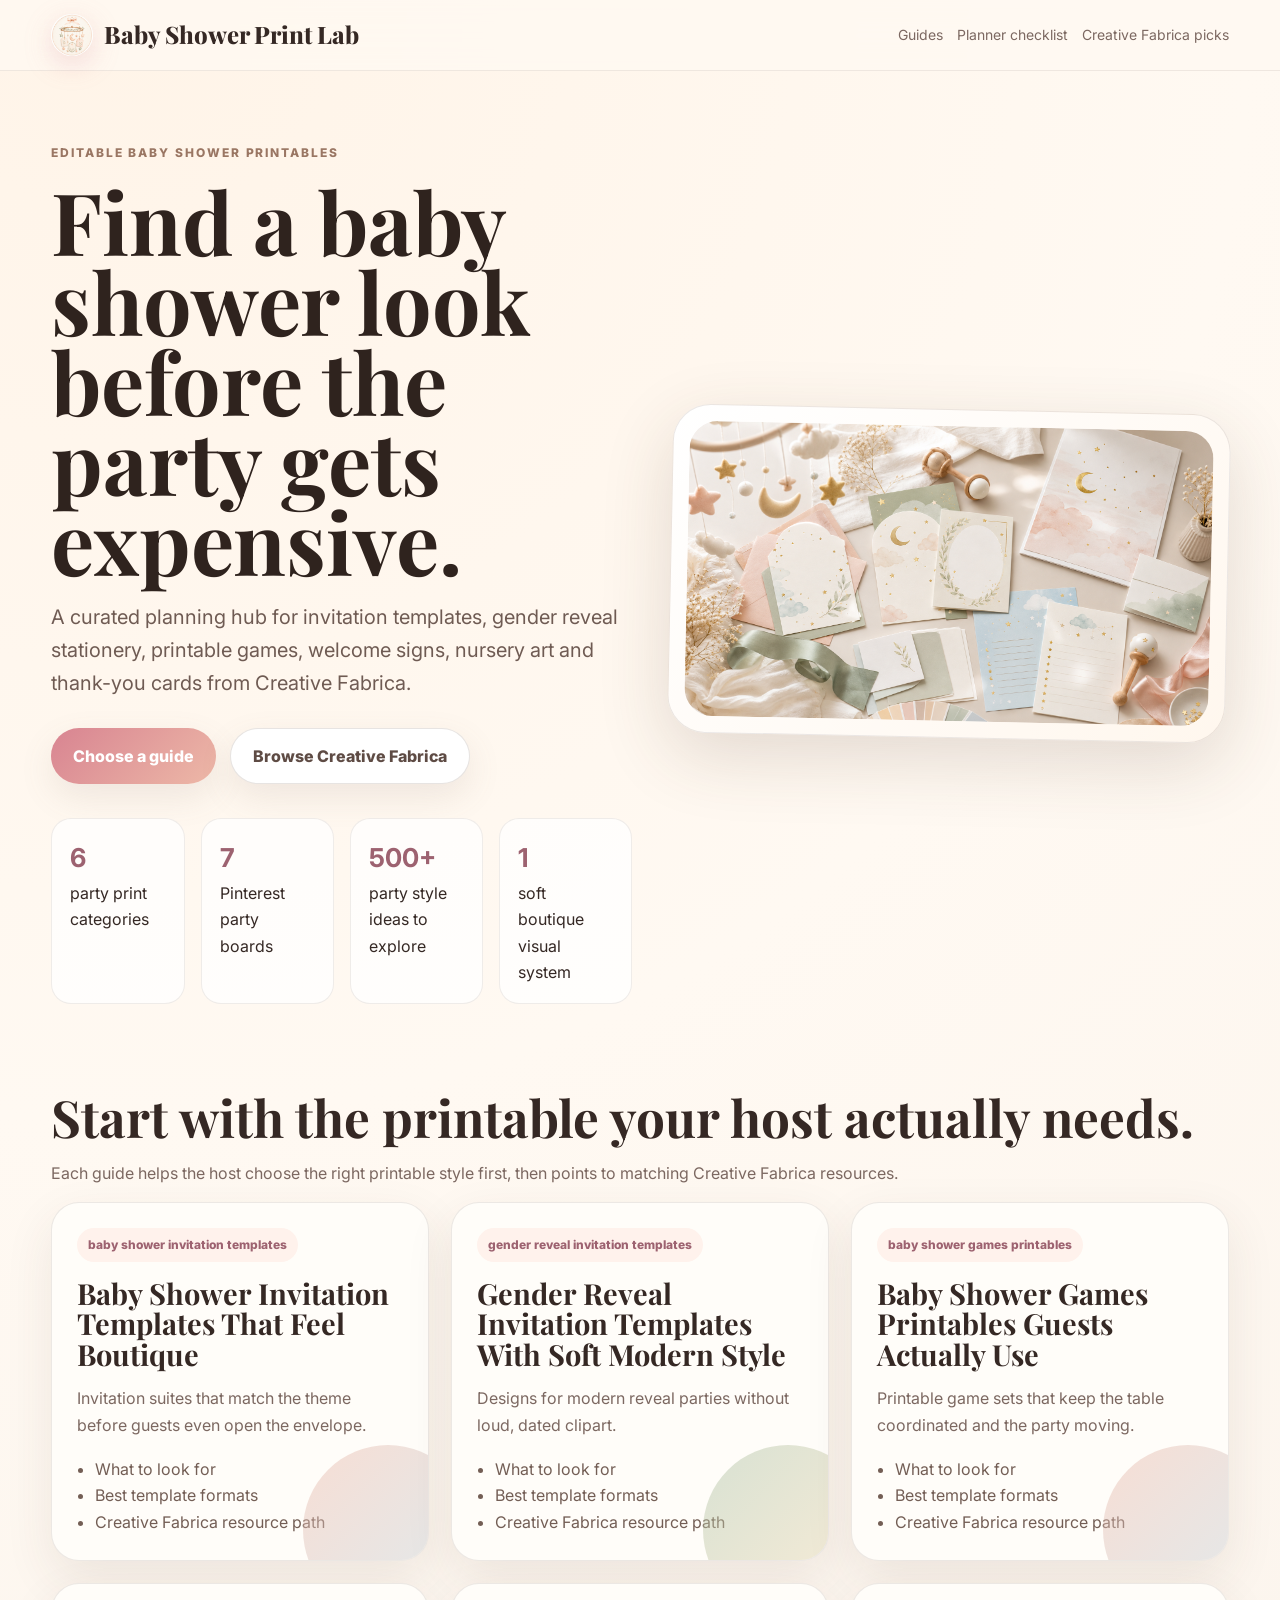
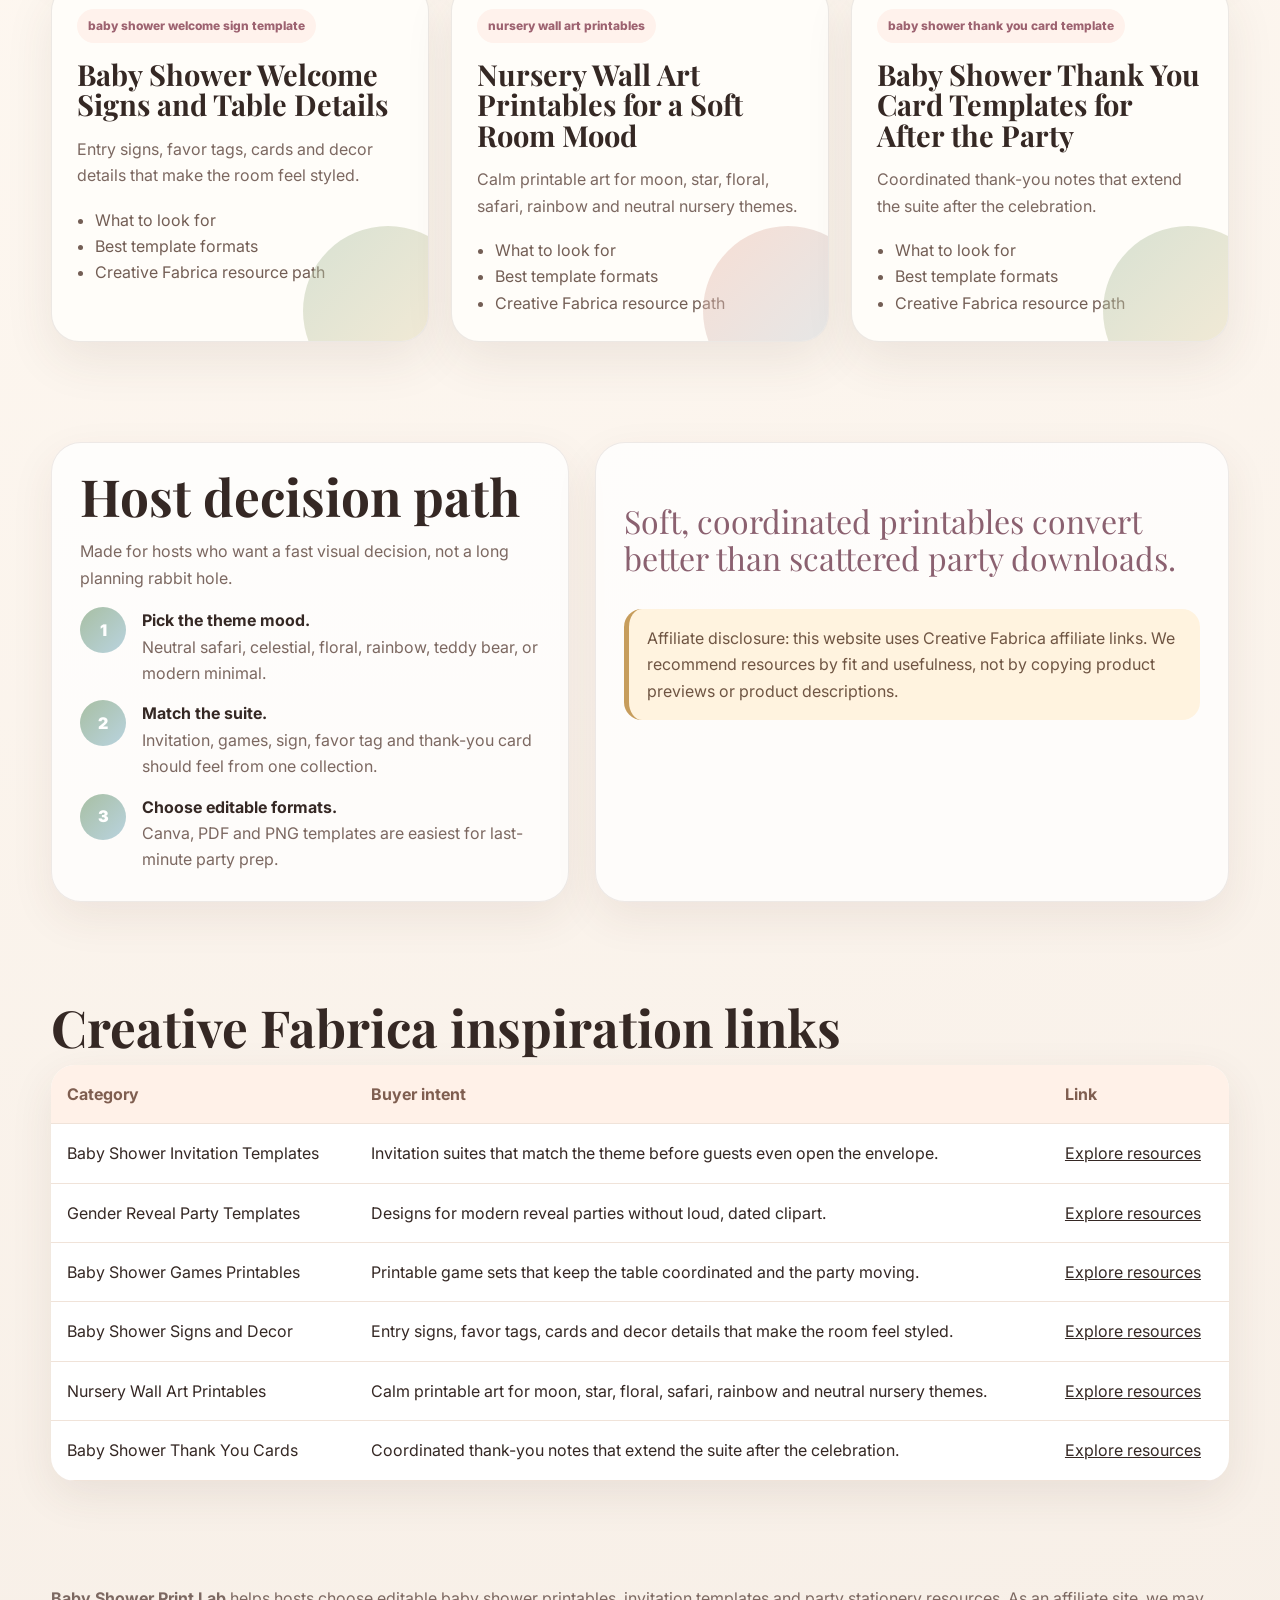
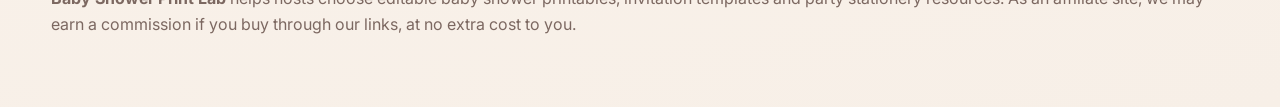
<file: index.html>
<!doctype html><html lang="en"><head><meta charset="utf-8"><meta name="viewport" content="width=device-width,initial-scale=1"><title>Baby Shower Print Lab | Baby Shower Templates and Printables</title><meta name="description" content="Curated baby shower invitation templates, printable games, signs, nursery art and thank-you card resources for party hosts."><link rel="canonical" href="https://olegmat74.github.io/baby-shower-print-lab/"><meta property="og:title" content="Baby Shower Print Lab | Baby Shower Templates and Printables"><meta property="og:description" content="Curated baby shower invitation templates, printable games, signs, nursery art and thank-you card resources for party hosts."><meta property="og:image" content="https://olegmat74.github.io/baby-shower-print-lab/assets/images/cover-editorial.png"><link rel="preconnect" href="https://fonts.googleapis.com"><link rel="preconnect" href="https://fonts.gstatic.com" crossorigin><link href="https://fonts.googleapis.com/css2?family=Inter:wght@400;600;700;800;900&family=Playfair+Display:wght@700;800;900&display=swap" rel="stylesheet"><link rel="stylesheet" href="https://olegmat74.github.io/baby-shower-print-lab/assets/style.css"><script type="application/ld+json">{"@context":"https://schema.org","@type":"WebSite","name":"Baby Shower Print Lab","url":"https://olegmat74.github.io/baby-shower-print-lab/"}</script></head><body><nav class="nav"><div class="wrap"><a class="brand" href="https://olegmat74.github.io/baby-shower-print-lab/"><img src="https://olegmat74.github.io/baby-shower-print-lab/assets/images/brand-mark.png" alt="Baby Shower Print Lab mark">Baby Shower Print Lab</a><div class="navlinks"><a href="https://olegmat74.github.io/baby-shower-print-lab/#guides">Guides</a><a href="https://olegmat74.github.io/baby-shower-print-lab/#checklist">Planner checklist</a><a href="https://olegmat74.github.io/baby-shower-print-lab/#resources">Creative Fabrica picks</a></div></div></nav><main><section class="hero"><div class="wrap hero-grid"><div><div class="eyebrow">Editable baby shower printables</div><h1 class="h1">Find a baby shower look before the party gets expensive.</h1><p class="lead">A curated planning hub for invitation templates, gender reveal stationery, printable games, welcome signs, nursery art and thank-you cards from Creative Fabrica.</p><div class="cta-row"><a class="btn primary" href="#guides">Choose a guide</a><a class="btn secondary" rel="sponsored nofollow noopener" href="https://www.creativefabrica.com/ref/11046077/">Browse Creative Fabrica</a></div><div class="proof"><div><b>6</b> party print categories</div><div><b>7</b> Pinterest party boards</div><div><b>500+</b> party style ideas to explore</div><div><b>1</b> soft boutique visual system</div></div></div><a class="hero-card" href="#guides"><img src="https://olegmat74.github.io/baby-shower-print-lab/assets/images/hero.png" alt="Baby shower stationery flat lay with invitations and printable party templates"></a></div></section><section class="section" id="guides"><div class="wrap"><h2>Start with the printable your host actually needs.</h2><p class="muted">Each guide helps the host choose the right printable style first, then points to matching Creative Fabrica resources.</p><div class="grid"><a class="tile" href="https://olegmat74.github.io/baby-shower-print-lab/baby-shower-invitations/"><span class="tag">baby shower invitation templates</span><h3>Baby Shower Invitation Templates That Feel Boutique</h3><p class="muted">Invitation suites that match the theme before guests even open the envelope.</p><ul class="mini-list"><li>What to look for</li><li>Best template formats</li><li>Creative Fabrica resource path</li></ul></a><a class="tile" href="https://olegmat74.github.io/baby-shower-print-lab/gender-reveal-invitations/"><span class="tag">gender reveal invitation templates</span><h3>Gender Reveal Invitation Templates With Soft Modern Style</h3><p class="muted">Designs for modern reveal parties without loud, dated clipart.</p><ul class="mini-list"><li>What to look for</li><li>Best template formats</li><li>Creative Fabrica resource path</li></ul></a><a class="tile" href="https://olegmat74.github.io/baby-shower-print-lab/baby-shower-games-printables/"><span class="tag">baby shower games printables</span><h3>Baby Shower Games Printables Guests Actually Use</h3><p class="muted">Printable game sets that keep the table coordinated and the party moving.</p><ul class="mini-list"><li>What to look for</li><li>Best template formats</li><li>Creative Fabrica resource path</li></ul></a><a class="tile" href="https://olegmat74.github.io/baby-shower-print-lab/baby-shower-welcome-signs/"><span class="tag">baby shower welcome sign template</span><h3>Baby Shower Welcome Signs and Table Details</h3><p class="muted">Entry signs, favor tags, cards and decor details that make the room feel styled.</p><ul class="mini-list"><li>What to look for</li><li>Best template formats</li><li>Creative Fabrica resource path</li></ul></a><a class="tile" href="https://olegmat74.github.io/baby-shower-print-lab/nursery-wall-art-printables/"><span class="tag">nursery wall art printables</span><h3>Nursery Wall Art Printables for a Soft Room Mood</h3><p class="muted">Calm printable art for moon, star, floral, safari, rainbow and neutral nursery themes.</p><ul class="mini-list"><li>What to look for</li><li>Best template formats</li><li>Creative Fabrica resource path</li></ul></a><a class="tile" href="https://olegmat74.github.io/baby-shower-print-lab/baby-shower-thank-you-cards/"><span class="tag">baby shower thank you card template</span><h3>Baby Shower Thank You Card Templates for After the Party</h3><p class="muted">Coordinated thank-you notes that extend the suite after the celebration.</p><ul class="mini-list"><li>What to look for</li><li>Best template formats</li><li>Creative Fabrica resource path</li></ul></a></div></div></section><section class="section" id="checklist"><div class="wrap split"><div class="panel"><h2>Host decision path</h2><p class="muted">Made for hosts who want a fast visual decision, not a long planning rabbit hole.</p><div class="steps"><div class="step"><div><strong>Pick the theme mood.</strong><br><span class="muted">Neutral safari, celestial, floral, rainbow, teddy bear, or modern minimal.</span></div></div><div class="step"><div><strong>Match the suite.</strong><br><span class="muted">Invitation, games, sign, favor tag and thank-you card should feel from one collection.</span></div></div><div class="step"><div><strong>Choose editable formats.</strong><br><span class="muted">Canva, PDF and PNG templates are easiest for last-minute party prep.</span></div></div></div></div><div class="panel"><p class="quote">Soft, coordinated printables convert better than scattered party downloads.</p><p class="disclosure">Affiliate disclosure: this website uses Creative Fabrica affiliate links. We recommend resources by fit and usefulness, not by copying product previews or product descriptions.</p></div></div></section><section class="section" id="resources"><div class="wrap"><h2>Creative Fabrica inspiration links</h2><table class="resource-table"><thead><tr><th>Category</th><th>Buyer intent</th><th>Link</th></tr></thead><tbody><tr><td data-label="Category">Baby Shower Invitation Templates</td><td data-label="Buyer intent">Invitation suites that match the theme before guests even open the envelope.</td><td data-label="Link"><a rel="sponsored nofollow noopener" href="https://www.creativefabrica.com/search/ref/11046077/?query=baby%20shower%20invitation">Explore resources</a></td></tr><tr><td data-label="Category">Gender Reveal Party Templates</td><td data-label="Buyer intent">Designs for modern reveal parties without loud, dated clipart.</td><td data-label="Link"><a rel="sponsored nofollow noopener" href="https://www.creativefabrica.com/search/ref/11046077/?query=gender%20reveal%20invitation">Explore resources</a></td></tr><tr><td data-label="Category">Baby Shower Games Printables</td><td data-label="Buyer intent">Printable game sets that keep the table coordinated and the party moving.</td><td data-label="Link"><a rel="sponsored nofollow noopener" href="https://www.creativefabrica.com/search/ref/11046077/?query=baby%20shower%20games">Explore resources</a></td></tr><tr><td data-label="Category">Baby Shower Signs and Decor</td><td data-label="Buyer intent">Entry signs, favor tags, cards and decor details that make the room feel styled.</td><td data-label="Link"><a rel="sponsored nofollow noopener" href="https://www.creativefabrica.com/search/ref/11046077/?query=baby%20shower%20welcome%20sign">Explore resources</a></td></tr><tr><td data-label="Category">Nursery Wall Art Printables</td><td data-label="Buyer intent">Calm printable art for moon, star, floral, safari, rainbow and neutral nursery themes.</td><td data-label="Link"><a rel="sponsored nofollow noopener" href="https://www.creativefabrica.com/search/ref/11046077/?query=nursery%20wall%20art">Explore resources</a></td></tr><tr><td data-label="Category">Baby Shower Thank You Cards</td><td data-label="Buyer intent">Coordinated thank-you notes that extend the suite after the celebration.</td><td data-label="Link"><a rel="sponsored nofollow noopener" href="https://www.creativefabrica.com/search/ref/11046077/?query=baby%20shower%20thank%20you%20card">Explore resources</a></td></tr></tbody></table></div></section></main><footer class="footer"><div class="wrap"><p><strong>Baby Shower Print Lab</strong> helps hosts choose editable baby shower printables, invitation templates and party stationery resources. As an affiliate site, we may earn a commission if you buy through our links, at no extra cost to you.</p></div></footer></body></html>
</file>
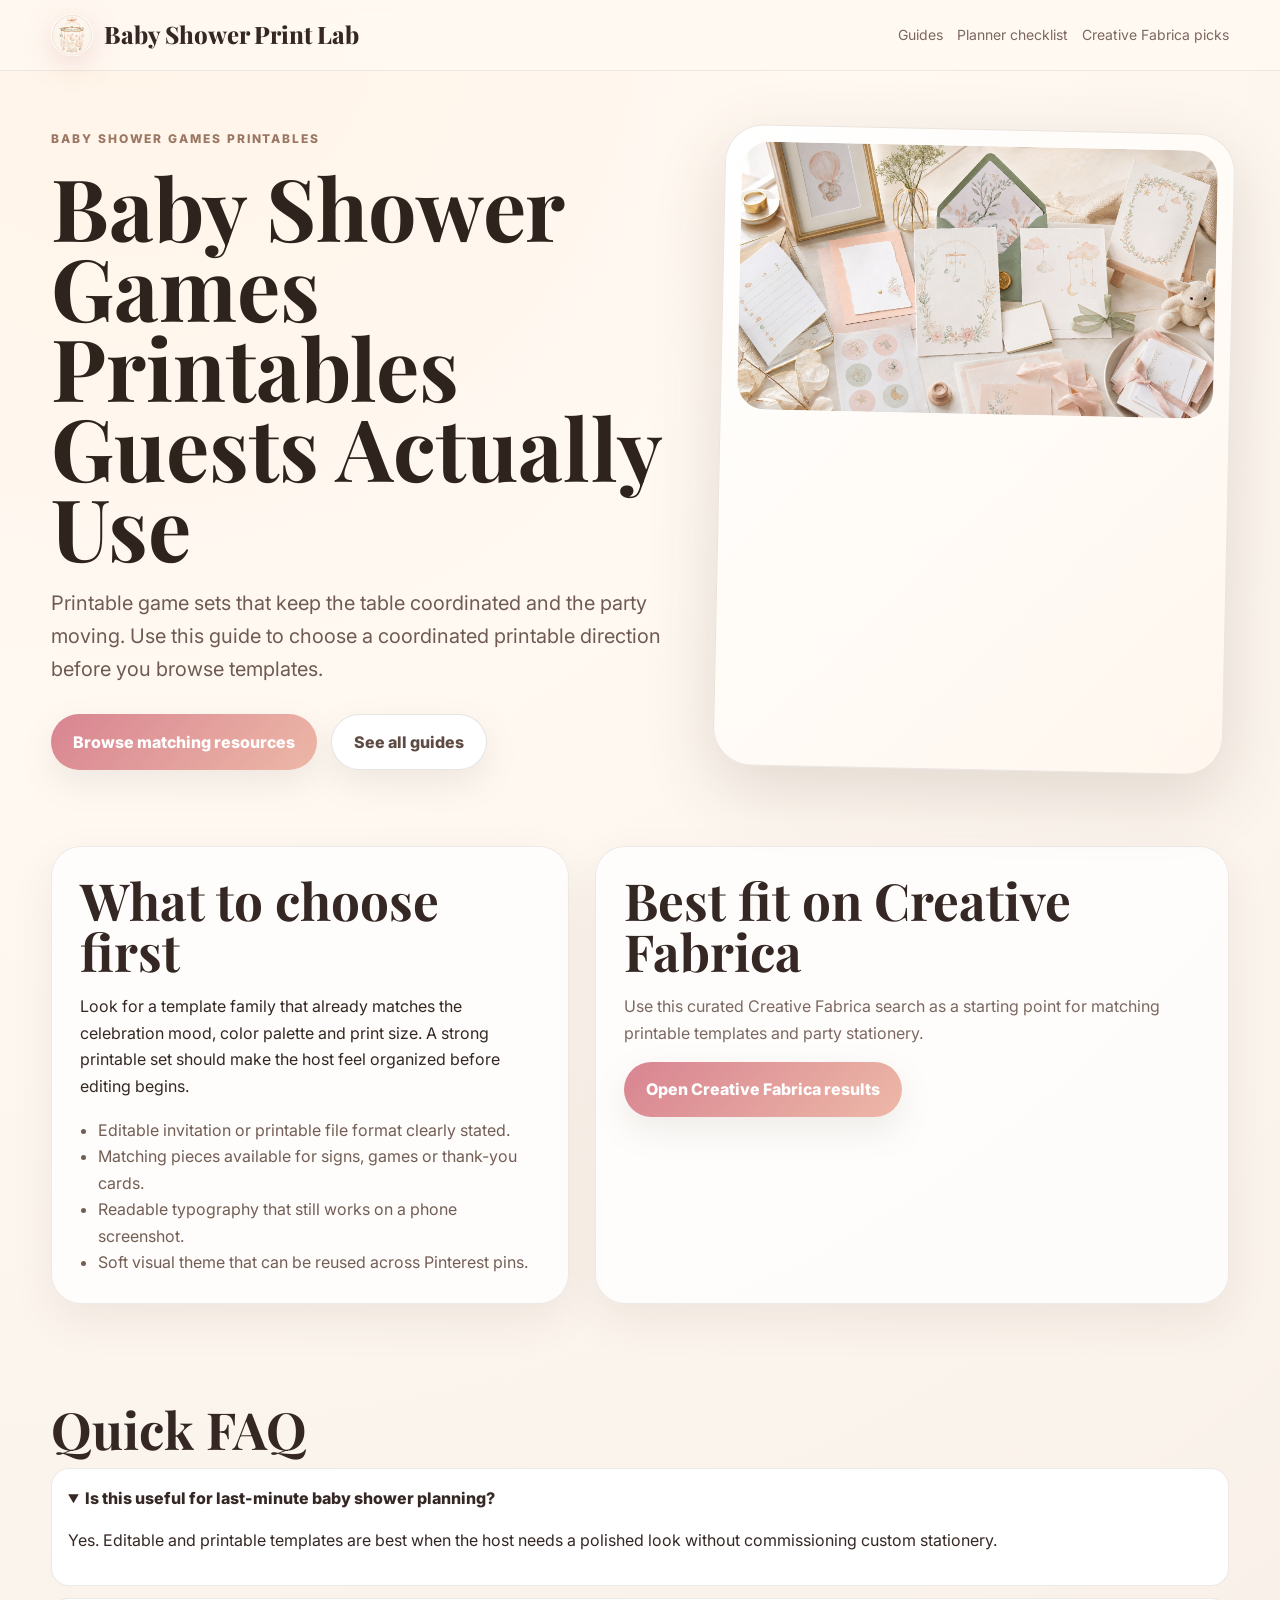
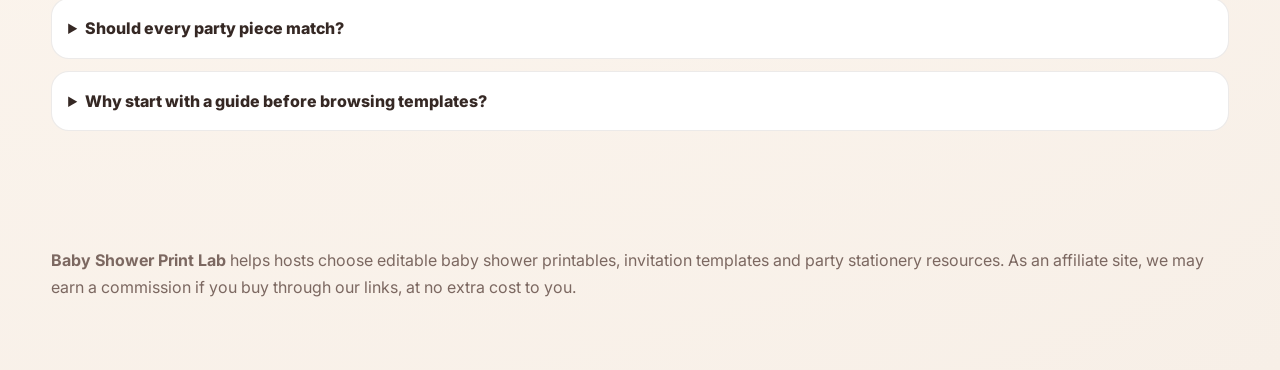
<file: baby-shower-games-printables/index.html>
<!doctype html><html lang="en"><head><meta charset="utf-8"><meta name="viewport" content="width=device-width,initial-scale=1"><title>Baby Shower Games Printables Guests Actually Use | Baby Shower Print Lab</title><meta name="description" content="Guide to baby shower games printables with practical selection tips and printable resource ideas."><link rel="canonical" href="https://olegmat74.github.io/baby-shower-print-lab/baby-shower-games-printables/"><meta property="og:title" content="Baby Shower Games Printables Guests Actually Use | Baby Shower Print Lab"><meta property="og:description" content="Guide to baby shower games printables with practical selection tips and printable resource ideas."><meta property="og:image" content="https://olegmat74.github.io/baby-shower-print-lab/assets/images/cover-editorial.png"><link rel="preconnect" href="https://fonts.googleapis.com"><link rel="preconnect" href="https://fonts.gstatic.com" crossorigin><link href="https://fonts.googleapis.com/css2?family=Inter:wght@400;600;700;800;900&family=Playfair+Display:wght@700;800;900&display=swap" rel="stylesheet"><link rel="stylesheet" href="https://olegmat74.github.io/baby-shower-print-lab/assets/style.css"><script type="application/ld+json">{"@context":"https://schema.org","@type":"WebSite","name":"Baby Shower Print Lab","url":"https://olegmat74.github.io/baby-shower-print-lab/"}</script></head><body><nav class="nav"><div class="wrap"><a class="brand" href="https://olegmat74.github.io/baby-shower-print-lab/"><img src="https://olegmat74.github.io/baby-shower-print-lab/assets/images/brand-mark.png" alt="Baby Shower Print Lab mark">Baby Shower Print Lab</a><div class="navlinks"><a href="https://olegmat74.github.io/baby-shower-print-lab/#guides">Guides</a><a href="https://olegmat74.github.io/baby-shower-print-lab/#checklist">Planner checklist</a><a href="https://olegmat74.github.io/baby-shower-print-lab/#resources">Creative Fabrica picks</a></div></div></nav><main><section class="page-hero"><div class="wrap page-grid"><div><div class="eyebrow">baby shower games printables</div><h1 class="h1">Baby Shower Games Printables Guests Actually Use</h1><p class="lead">Printable game sets that keep the table coordinated and the party moving. Use this guide to choose a coordinated printable direction before you browse templates.</p><div class="cta-row"><a class="btn primary" rel="sponsored nofollow noopener" href="https://www.creativefabrica.com/search/ref/11046077/?query=baby%20shower%20games">Browse matching resources</a><a class="btn secondary" href="https://olegmat74.github.io/baby-shower-print-lab/#guides">See all guides</a></div></div><a class="hero-card" rel="sponsored nofollow noopener" href="https://www.creativefabrica.com/search/ref/11046077/?query=baby%20shower%20games"><img src="https://olegmat74.github.io/baby-shower-print-lab/assets/images/cover-editorial.png" alt="Baby shower printable stationery inspiration for baby shower games printables"></a></div></section><section class="section"><div class="wrap split"><article class="panel"><h2>What to choose first</h2><p>Look for a template family that already matches the celebration mood, color palette and print size. A strong printable set should make the host feel organized before editing begins.</p><ul class="mini-list"><li>Editable invitation or printable file format clearly stated.</li><li>Matching pieces available for signs, games or thank-you cards.</li><li>Readable typography that still works on a phone screenshot.</li><li>Soft visual theme that can be reused across Pinterest pins.</li></ul></article><aside class="panel"><h2>Best fit on Creative Fabrica</h2><p class="muted">Use this curated Creative Fabrica search as a starting point for matching printable templates and party stationery.</p><a class="btn primary" rel="sponsored nofollow noopener" href="https://www.creativefabrica.com/search/ref/11046077/?query=baby%20shower%20games">Open Creative Fabrica results</a></aside></div></section><section class="section faq"><div class="wrap"><h2>Quick FAQ</h2><details open><summary>Is this useful for last-minute baby shower planning?</summary><p>Yes. Editable and printable templates are best when the host needs a polished look without commissioning custom stationery.</p></details><details><summary>Should every party piece match?</summary><p>Matching is not mandatory, but coordinated invitation, games, signs and thank-you cards increase trust and visual polish for both Pinterest and party guests.</p></details><details><summary>Why start with a guide before browsing templates?</summary><p>The guide helps visitors choose the right template type first, then sends them to relevant Creative Fabrica results.</p></details></div></section>
</main><footer class="footer"><div class="wrap"><p><strong>Baby Shower Print Lab</strong> helps hosts choose editable baby shower printables, invitation templates and party stationery resources. As an affiliate site, we may earn a commission if you buy through our links, at no extra cost to you.</p></div></footer></body></html>
</file>
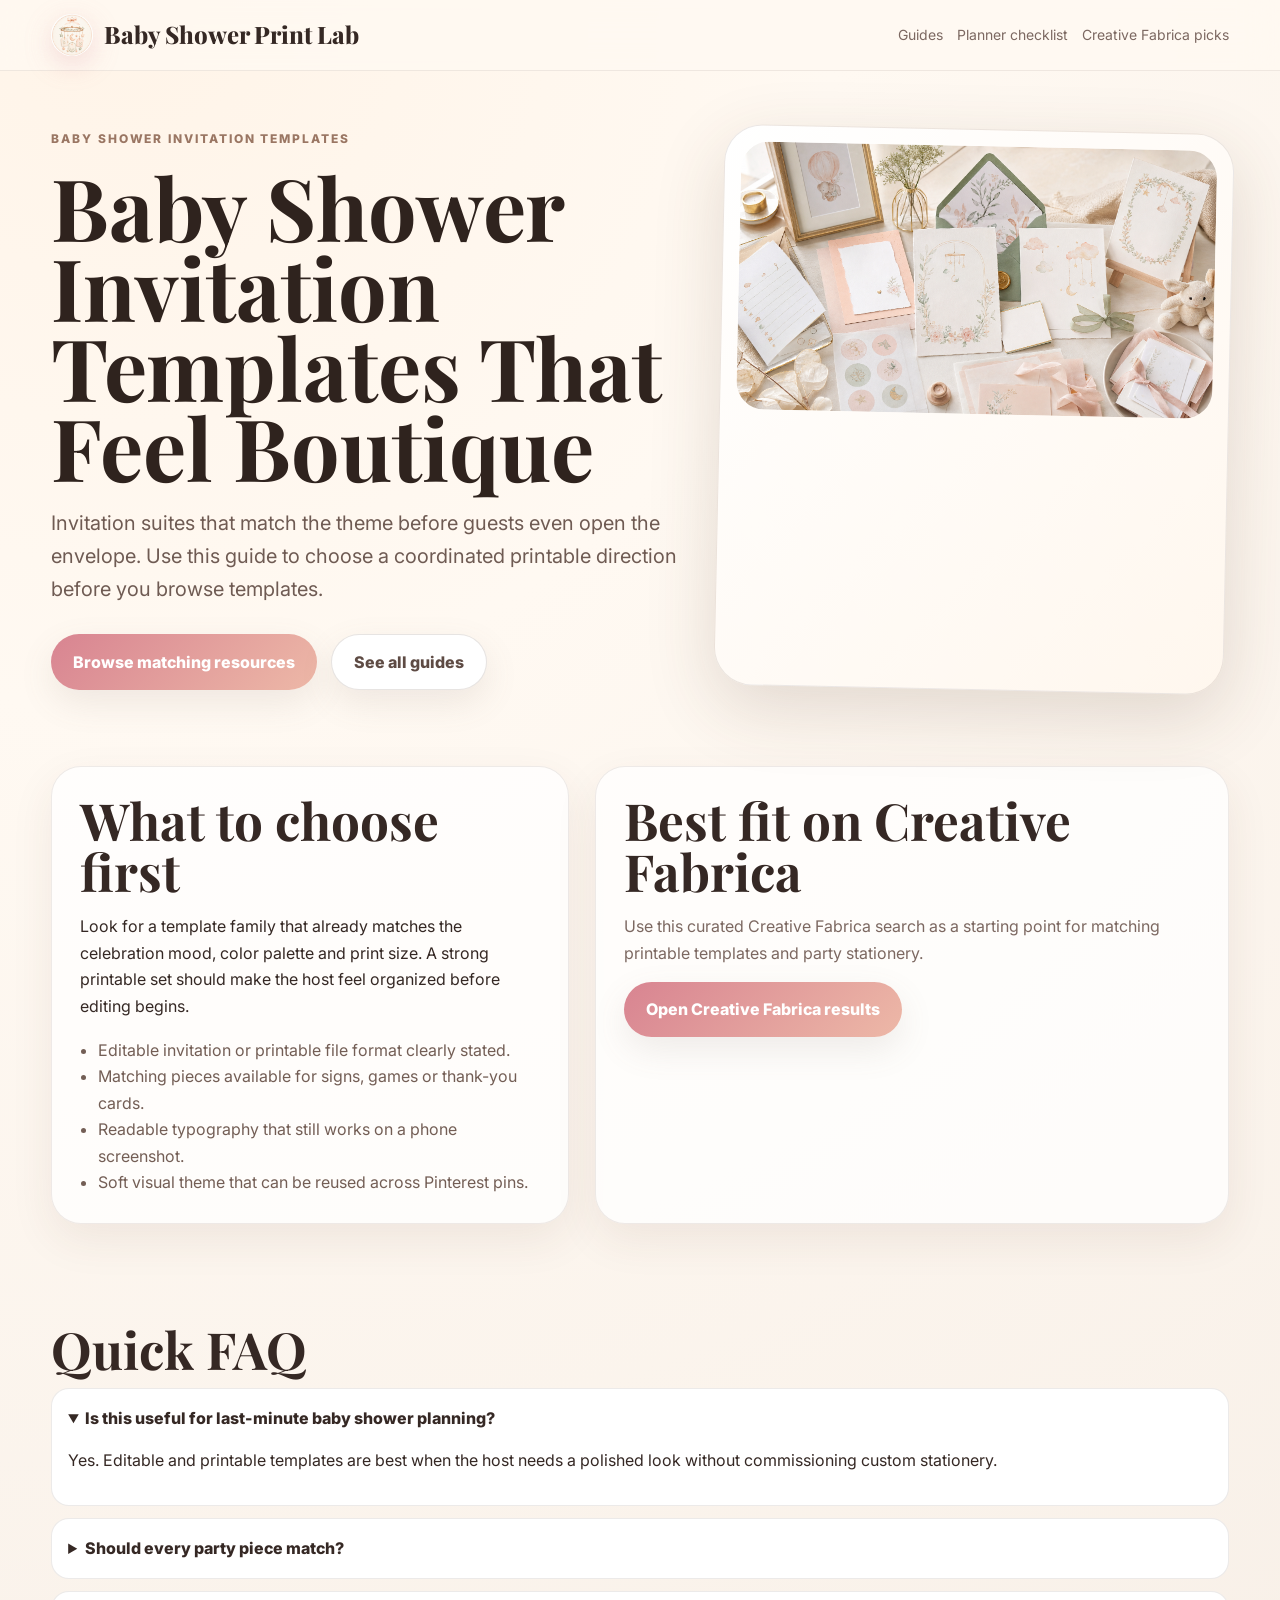
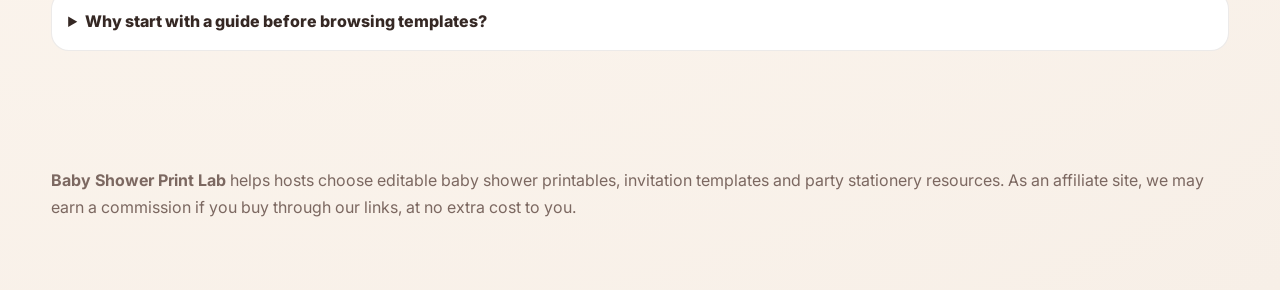
<file: baby-shower-invitations/index.html>
<!doctype html><html lang="en"><head><meta charset="utf-8"><meta name="viewport" content="width=device-width,initial-scale=1"><title>Baby Shower Invitation Templates That Feel Boutique | Baby Shower Print Lab</title><meta name="description" content="Guide to baby shower invitation templates with practical selection tips and printable resource ideas."><link rel="canonical" href="https://olegmat74.github.io/baby-shower-print-lab/baby-shower-invitations/"><meta property="og:title" content="Baby Shower Invitation Templates That Feel Boutique | Baby Shower Print Lab"><meta property="og:description" content="Guide to baby shower invitation templates with practical selection tips and printable resource ideas."><meta property="og:image" content="https://olegmat74.github.io/baby-shower-print-lab/assets/images/cover-editorial.png"><link rel="preconnect" href="https://fonts.googleapis.com"><link rel="preconnect" href="https://fonts.gstatic.com" crossorigin><link href="https://fonts.googleapis.com/css2?family=Inter:wght@400;600;700;800;900&family=Playfair+Display:wght@700;800;900&display=swap" rel="stylesheet"><link rel="stylesheet" href="https://olegmat74.github.io/baby-shower-print-lab/assets/style.css"><script type="application/ld+json">{"@context":"https://schema.org","@type":"WebSite","name":"Baby Shower Print Lab","url":"https://olegmat74.github.io/baby-shower-print-lab/"}</script></head><body><nav class="nav"><div class="wrap"><a class="brand" href="https://olegmat74.github.io/baby-shower-print-lab/"><img src="https://olegmat74.github.io/baby-shower-print-lab/assets/images/brand-mark.png" alt="Baby Shower Print Lab mark">Baby Shower Print Lab</a><div class="navlinks"><a href="https://olegmat74.github.io/baby-shower-print-lab/#guides">Guides</a><a href="https://olegmat74.github.io/baby-shower-print-lab/#checklist">Planner checklist</a><a href="https://olegmat74.github.io/baby-shower-print-lab/#resources">Creative Fabrica picks</a></div></div></nav><main><section class="page-hero"><div class="wrap page-grid"><div><div class="eyebrow">baby shower invitation templates</div><h1 class="h1">Baby Shower Invitation Templates That Feel Boutique</h1><p class="lead">Invitation suites that match the theme before guests even open the envelope. Use this guide to choose a coordinated printable direction before you browse templates.</p><div class="cta-row"><a class="btn primary" rel="sponsored nofollow noopener" href="https://www.creativefabrica.com/search/ref/11046077/?query=baby%20shower%20invitation">Browse matching resources</a><a class="btn secondary" href="https://olegmat74.github.io/baby-shower-print-lab/#guides">See all guides</a></div></div><a class="hero-card" rel="sponsored nofollow noopener" href="https://www.creativefabrica.com/search/ref/11046077/?query=baby%20shower%20invitation"><img src="https://olegmat74.github.io/baby-shower-print-lab/assets/images/cover-editorial.png" alt="Baby shower printable stationery inspiration for baby shower invitation templates"></a></div></section><section class="section"><div class="wrap split"><article class="panel"><h2>What to choose first</h2><p>Look for a template family that already matches the celebration mood, color palette and print size. A strong printable set should make the host feel organized before editing begins.</p><ul class="mini-list"><li>Editable invitation or printable file format clearly stated.</li><li>Matching pieces available for signs, games or thank-you cards.</li><li>Readable typography that still works on a phone screenshot.</li><li>Soft visual theme that can be reused across Pinterest pins.</li></ul></article><aside class="panel"><h2>Best fit on Creative Fabrica</h2><p class="muted">Use this curated Creative Fabrica search as a starting point for matching printable templates and party stationery.</p><a class="btn primary" rel="sponsored nofollow noopener" href="https://www.creativefabrica.com/search/ref/11046077/?query=baby%20shower%20invitation">Open Creative Fabrica results</a></aside></div></section><section class="section faq"><div class="wrap"><h2>Quick FAQ</h2><details open><summary>Is this useful for last-minute baby shower planning?</summary><p>Yes. Editable and printable templates are best when the host needs a polished look without commissioning custom stationery.</p></details><details><summary>Should every party piece match?</summary><p>Matching is not mandatory, but coordinated invitation, games, signs and thank-you cards increase trust and visual polish for both Pinterest and party guests.</p></details><details><summary>Why start with a guide before browsing templates?</summary><p>The guide helps visitors choose the right template type first, then sends them to relevant Creative Fabrica results.</p></details></div></section>
</main><footer class="footer"><div class="wrap"><p><strong>Baby Shower Print Lab</strong> helps hosts choose editable baby shower printables, invitation templates and party stationery resources. As an affiliate site, we may earn a commission if you buy through our links, at no extra cost to you.</p></div></footer></body></html>
</file>
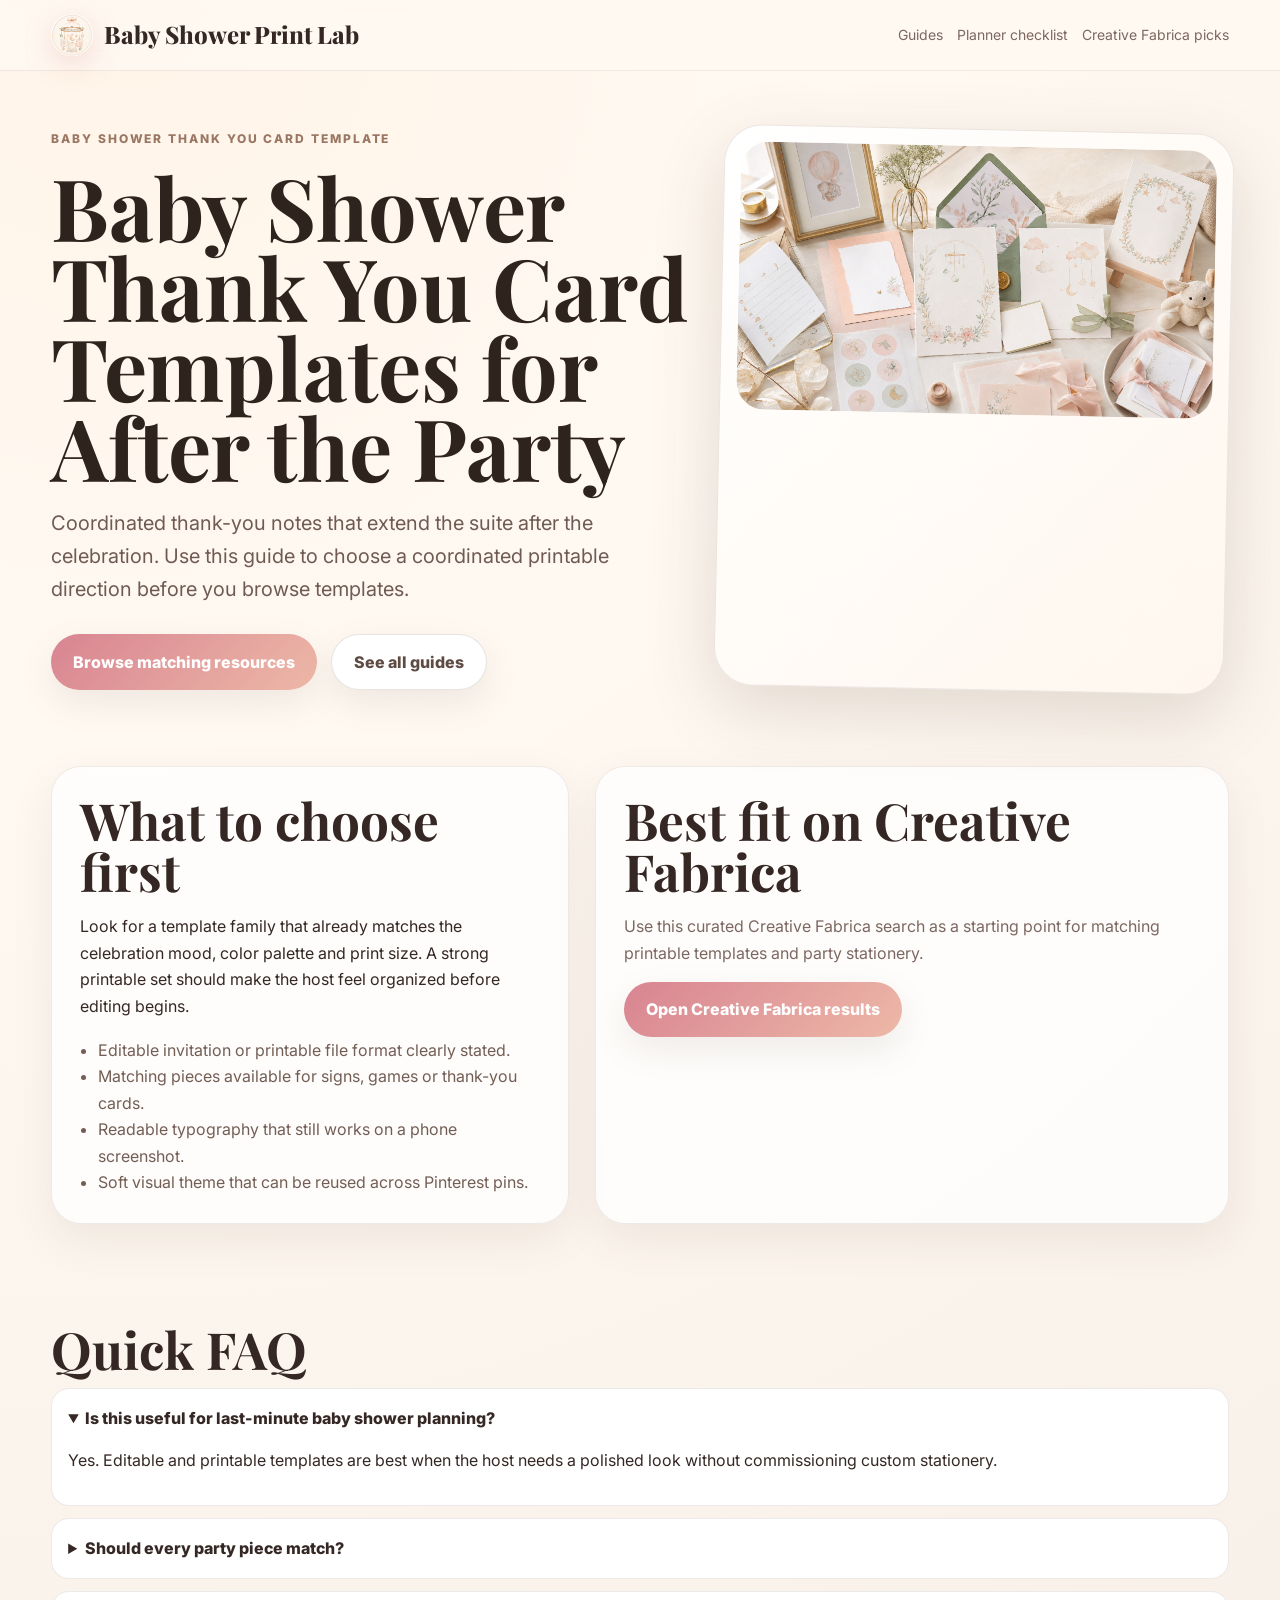
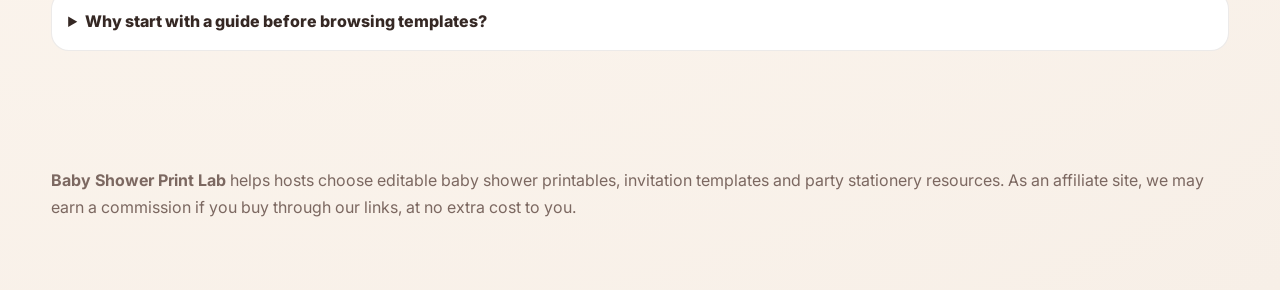
<file: baby-shower-thank-you-cards/index.html>
<!doctype html><html lang="en"><head><meta charset="utf-8"><meta name="viewport" content="width=device-width,initial-scale=1"><title>Baby Shower Thank You Card Templates for After the Party | Baby Shower Print Lab</title><meta name="description" content="Guide to baby shower thank you card template with practical selection tips and printable resource ideas."><link rel="canonical" href="https://olegmat74.github.io/baby-shower-print-lab/baby-shower-thank-you-cards/"><meta property="og:title" content="Baby Shower Thank You Card Templates for After the Party | Baby Shower Print Lab"><meta property="og:description" content="Guide to baby shower thank you card template with practical selection tips and printable resource ideas."><meta property="og:image" content="https://olegmat74.github.io/baby-shower-print-lab/assets/images/cover-editorial.png"><link rel="preconnect" href="https://fonts.googleapis.com"><link rel="preconnect" href="https://fonts.gstatic.com" crossorigin><link href="https://fonts.googleapis.com/css2?family=Inter:wght@400;600;700;800;900&family=Playfair+Display:wght@700;800;900&display=swap" rel="stylesheet"><link rel="stylesheet" href="https://olegmat74.github.io/baby-shower-print-lab/assets/style.css"><script type="application/ld+json">{"@context":"https://schema.org","@type":"WebSite","name":"Baby Shower Print Lab","url":"https://olegmat74.github.io/baby-shower-print-lab/"}</script></head><body><nav class="nav"><div class="wrap"><a class="brand" href="https://olegmat74.github.io/baby-shower-print-lab/"><img src="https://olegmat74.github.io/baby-shower-print-lab/assets/images/brand-mark.png" alt="Baby Shower Print Lab mark">Baby Shower Print Lab</a><div class="navlinks"><a href="https://olegmat74.github.io/baby-shower-print-lab/#guides">Guides</a><a href="https://olegmat74.github.io/baby-shower-print-lab/#checklist">Planner checklist</a><a href="https://olegmat74.github.io/baby-shower-print-lab/#resources">Creative Fabrica picks</a></div></div></nav><main><section class="page-hero"><div class="wrap page-grid"><div><div class="eyebrow">baby shower thank you card template</div><h1 class="h1">Baby Shower Thank You Card Templates for After the Party</h1><p class="lead">Coordinated thank-you notes that extend the suite after the celebration. Use this guide to choose a coordinated printable direction before you browse templates.</p><div class="cta-row"><a class="btn primary" rel="sponsored nofollow noopener" href="https://www.creativefabrica.com/search/ref/11046077/?query=baby%20shower%20thank%20you%20card">Browse matching resources</a><a class="btn secondary" href="https://olegmat74.github.io/baby-shower-print-lab/#guides">See all guides</a></div></div><a class="hero-card" rel="sponsored nofollow noopener" href="https://www.creativefabrica.com/search/ref/11046077/?query=baby%20shower%20thank%20you%20card"><img src="https://olegmat74.github.io/baby-shower-print-lab/assets/images/cover-editorial.png" alt="Baby shower printable stationery inspiration for baby shower thank you card template"></a></div></section><section class="section"><div class="wrap split"><article class="panel"><h2>What to choose first</h2><p>Look for a template family that already matches the celebration mood, color palette and print size. A strong printable set should make the host feel organized before editing begins.</p><ul class="mini-list"><li>Editable invitation or printable file format clearly stated.</li><li>Matching pieces available for signs, games or thank-you cards.</li><li>Readable typography that still works on a phone screenshot.</li><li>Soft visual theme that can be reused across Pinterest pins.</li></ul></article><aside class="panel"><h2>Best fit on Creative Fabrica</h2><p class="muted">Use this curated Creative Fabrica search as a starting point for matching printable templates and party stationery.</p><a class="btn primary" rel="sponsored nofollow noopener" href="https://www.creativefabrica.com/search/ref/11046077/?query=baby%20shower%20thank%20you%20card">Open Creative Fabrica results</a></aside></div></section><section class="section faq"><div class="wrap"><h2>Quick FAQ</h2><details open><summary>Is this useful for last-minute baby shower planning?</summary><p>Yes. Editable and printable templates are best when the host needs a polished look without commissioning custom stationery.</p></details><details><summary>Should every party piece match?</summary><p>Matching is not mandatory, but coordinated invitation, games, signs and thank-you cards increase trust and visual polish for both Pinterest and party guests.</p></details><details><summary>Why start with a guide before browsing templates?</summary><p>The guide helps visitors choose the right template type first, then sends them to relevant Creative Fabrica results.</p></details></div></section>
</main><footer class="footer"><div class="wrap"><p><strong>Baby Shower Print Lab</strong> helps hosts choose editable baby shower printables, invitation templates and party stationery resources. As an affiliate site, we may earn a commission if you buy through our links, at no extra cost to you.</p></div></footer></body></html>
</file>
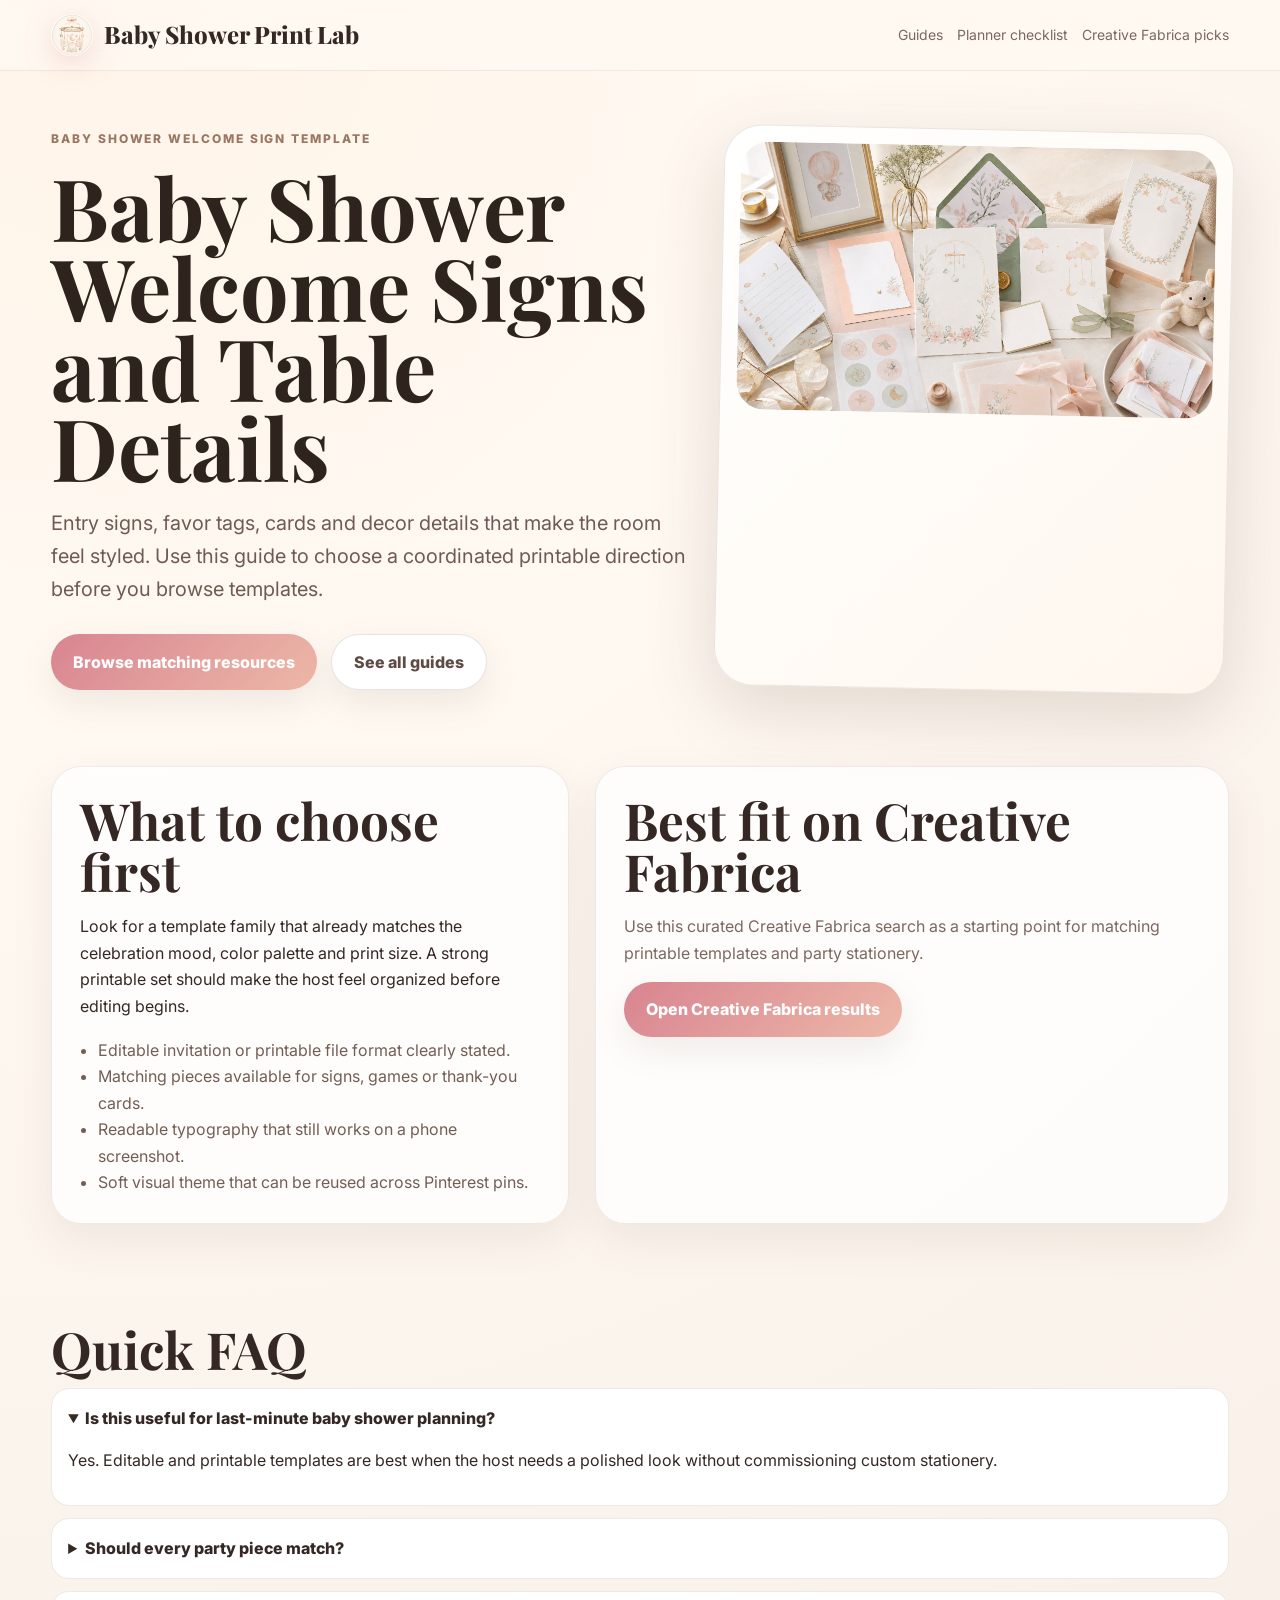
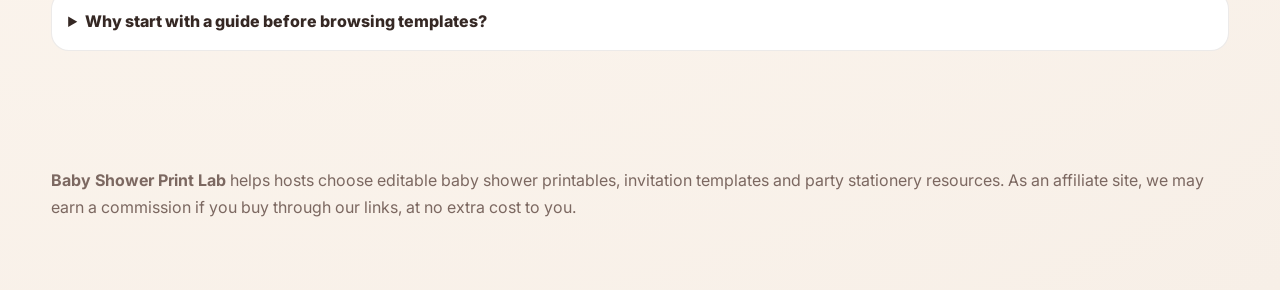
<file: baby-shower-welcome-signs/index.html>
<!doctype html><html lang="en"><head><meta charset="utf-8"><meta name="viewport" content="width=device-width,initial-scale=1"><title>Baby Shower Welcome Signs and Table Details | Baby Shower Print Lab</title><meta name="description" content="Guide to baby shower welcome sign template with practical selection tips and printable resource ideas."><link rel="canonical" href="https://olegmat74.github.io/baby-shower-print-lab/baby-shower-welcome-signs/"><meta property="og:title" content="Baby Shower Welcome Signs and Table Details | Baby Shower Print Lab"><meta property="og:description" content="Guide to baby shower welcome sign template with practical selection tips and printable resource ideas."><meta property="og:image" content="https://olegmat74.github.io/baby-shower-print-lab/assets/images/cover-editorial.png"><link rel="preconnect" href="https://fonts.googleapis.com"><link rel="preconnect" href="https://fonts.gstatic.com" crossorigin><link href="https://fonts.googleapis.com/css2?family=Inter:wght@400;600;700;800;900&family=Playfair+Display:wght@700;800;900&display=swap" rel="stylesheet"><link rel="stylesheet" href="https://olegmat74.github.io/baby-shower-print-lab/assets/style.css"><script type="application/ld+json">{"@context":"https://schema.org","@type":"WebSite","name":"Baby Shower Print Lab","url":"https://olegmat74.github.io/baby-shower-print-lab/"}</script></head><body><nav class="nav"><div class="wrap"><a class="brand" href="https://olegmat74.github.io/baby-shower-print-lab/"><img src="https://olegmat74.github.io/baby-shower-print-lab/assets/images/brand-mark.png" alt="Baby Shower Print Lab mark">Baby Shower Print Lab</a><div class="navlinks"><a href="https://olegmat74.github.io/baby-shower-print-lab/#guides">Guides</a><a href="https://olegmat74.github.io/baby-shower-print-lab/#checklist">Planner checklist</a><a href="https://olegmat74.github.io/baby-shower-print-lab/#resources">Creative Fabrica picks</a></div></div></nav><main><section class="page-hero"><div class="wrap page-grid"><div><div class="eyebrow">baby shower welcome sign template</div><h1 class="h1">Baby Shower Welcome Signs and Table Details</h1><p class="lead">Entry signs, favor tags, cards and decor details that make the room feel styled. Use this guide to choose a coordinated printable direction before you browse templates.</p><div class="cta-row"><a class="btn primary" rel="sponsored nofollow noopener" href="https://www.creativefabrica.com/search/ref/11046077/?query=baby%20shower%20welcome%20sign">Browse matching resources</a><a class="btn secondary" href="https://olegmat74.github.io/baby-shower-print-lab/#guides">See all guides</a></div></div><a class="hero-card" rel="sponsored nofollow noopener" href="https://www.creativefabrica.com/search/ref/11046077/?query=baby%20shower%20welcome%20sign"><img src="https://olegmat74.github.io/baby-shower-print-lab/assets/images/cover-editorial.png" alt="Baby shower printable stationery inspiration for baby shower welcome sign template"></a></div></section><section class="section"><div class="wrap split"><article class="panel"><h2>What to choose first</h2><p>Look for a template family that already matches the celebration mood, color palette and print size. A strong printable set should make the host feel organized before editing begins.</p><ul class="mini-list"><li>Editable invitation or printable file format clearly stated.</li><li>Matching pieces available for signs, games or thank-you cards.</li><li>Readable typography that still works on a phone screenshot.</li><li>Soft visual theme that can be reused across Pinterest pins.</li></ul></article><aside class="panel"><h2>Best fit on Creative Fabrica</h2><p class="muted">Use this curated Creative Fabrica search as a starting point for matching printable templates and party stationery.</p><a class="btn primary" rel="sponsored nofollow noopener" href="https://www.creativefabrica.com/search/ref/11046077/?query=baby%20shower%20welcome%20sign">Open Creative Fabrica results</a></aside></div></section><section class="section faq"><div class="wrap"><h2>Quick FAQ</h2><details open><summary>Is this useful for last-minute baby shower planning?</summary><p>Yes. Editable and printable templates are best when the host needs a polished look without commissioning custom stationery.</p></details><details><summary>Should every party piece match?</summary><p>Matching is not mandatory, but coordinated invitation, games, signs and thank-you cards increase trust and visual polish for both Pinterest and party guests.</p></details><details><summary>Why start with a guide before browsing templates?</summary><p>The guide helps visitors choose the right template type first, then sends them to relevant Creative Fabrica results.</p></details></div></section>
</main><footer class="footer"><div class="wrap"><p><strong>Baby Shower Print Lab</strong> helps hosts choose editable baby shower printables, invitation templates and party stationery resources. As an affiliate site, we may earn a commission if you buy through our links, at no extra cost to you.</p></div></footer></body></html>
</file>
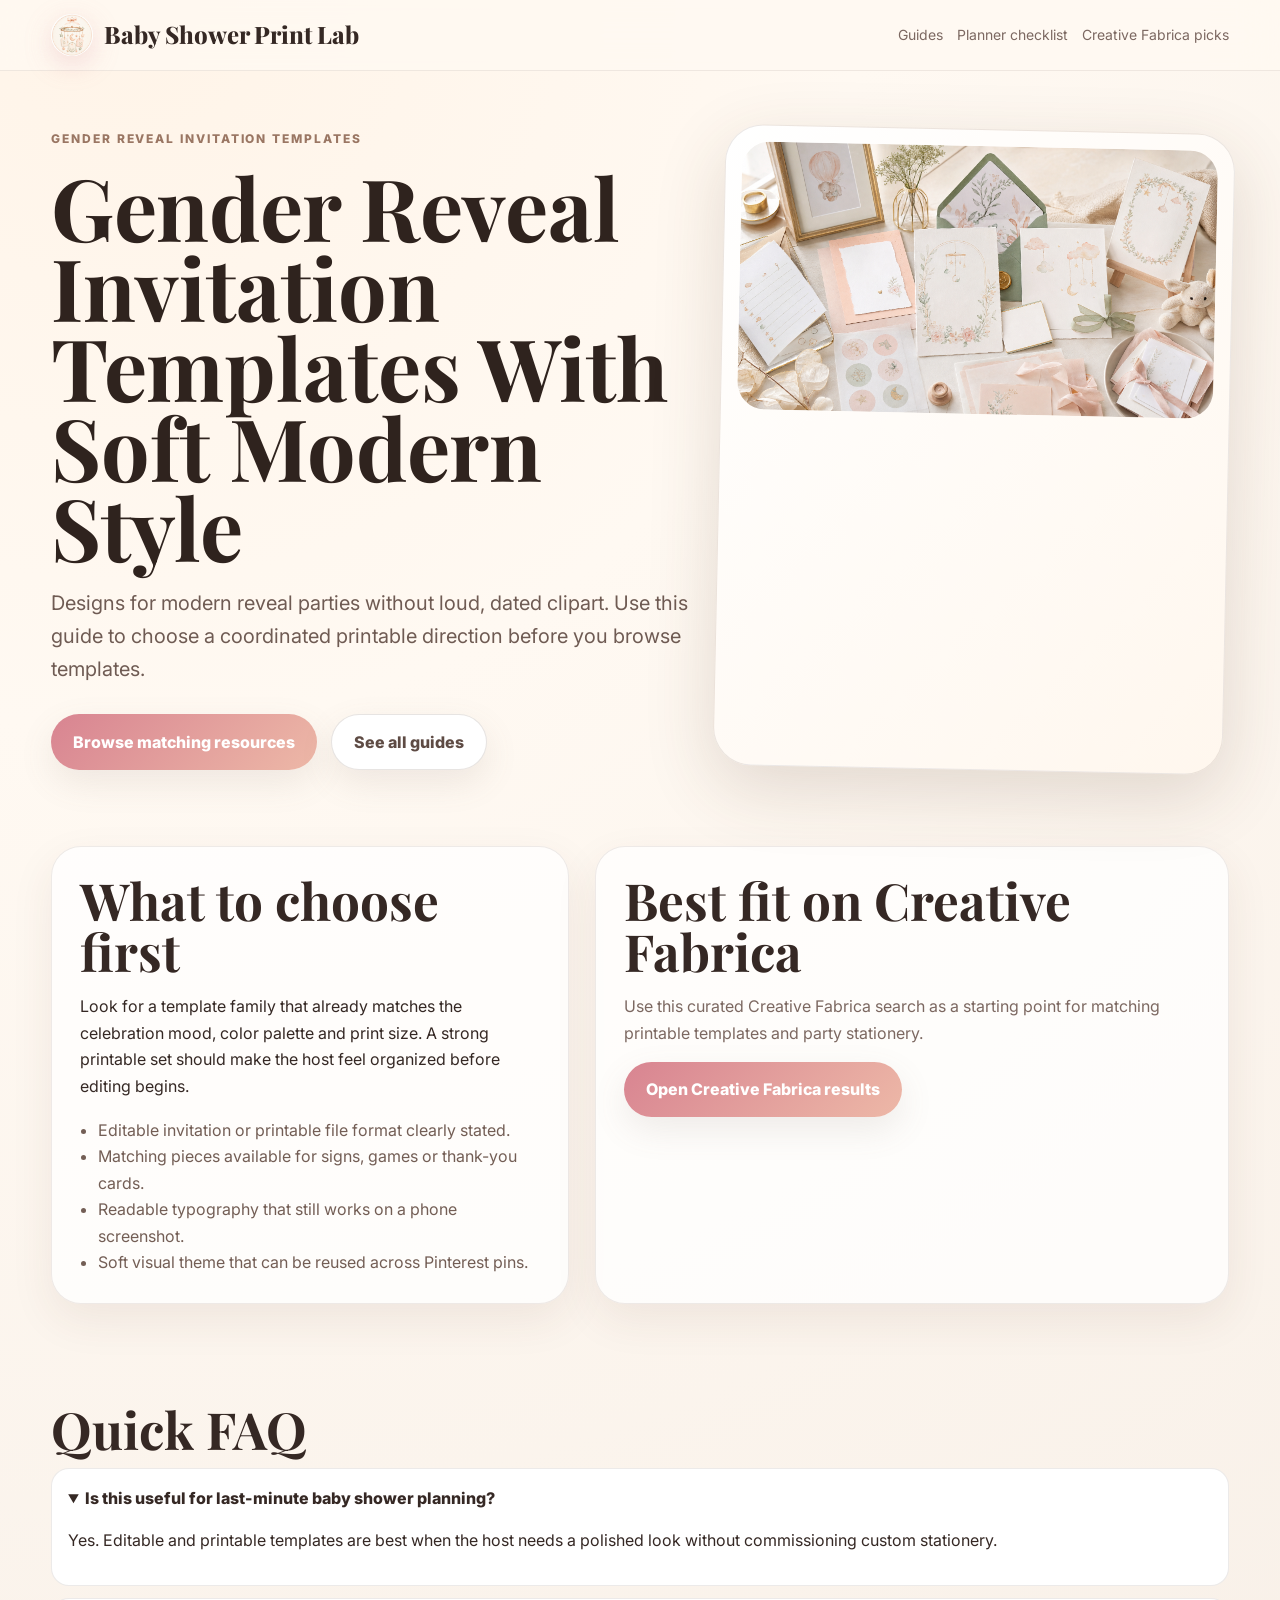
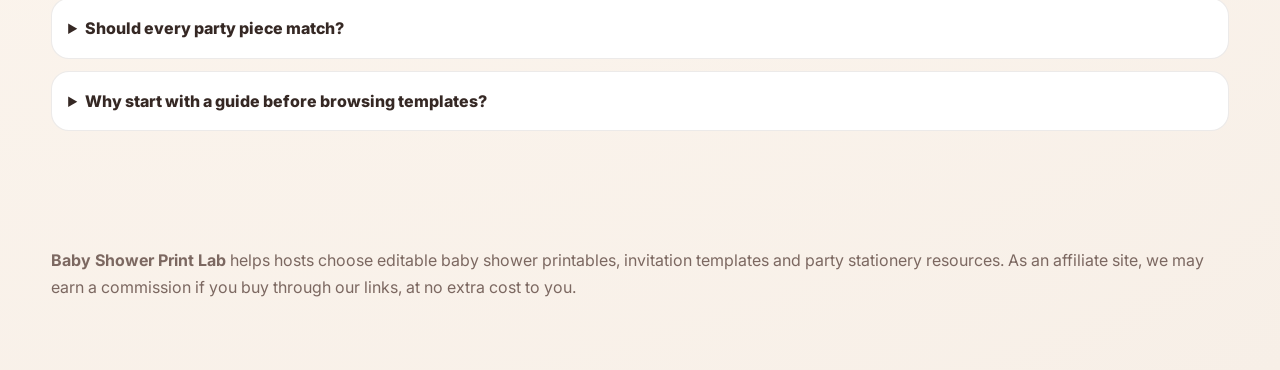
<file: gender-reveal-invitations/index.html>
<!doctype html><html lang="en"><head><meta charset="utf-8"><meta name="viewport" content="width=device-width,initial-scale=1"><title>Gender Reveal Invitation Templates With Soft Modern Style | Baby Shower Print Lab</title><meta name="description" content="Guide to gender reveal invitation templates with practical selection tips and printable resource ideas."><link rel="canonical" href="https://olegmat74.github.io/baby-shower-print-lab/gender-reveal-invitations/"><meta property="og:title" content="Gender Reveal Invitation Templates With Soft Modern Style | Baby Shower Print Lab"><meta property="og:description" content="Guide to gender reveal invitation templates with practical selection tips and printable resource ideas."><meta property="og:image" content="https://olegmat74.github.io/baby-shower-print-lab/assets/images/cover-editorial.png"><link rel="preconnect" href="https://fonts.googleapis.com"><link rel="preconnect" href="https://fonts.gstatic.com" crossorigin><link href="https://fonts.googleapis.com/css2?family=Inter:wght@400;600;700;800;900&family=Playfair+Display:wght@700;800;900&display=swap" rel="stylesheet"><link rel="stylesheet" href="https://olegmat74.github.io/baby-shower-print-lab/assets/style.css"><script type="application/ld+json">{"@context":"https://schema.org","@type":"WebSite","name":"Baby Shower Print Lab","url":"https://olegmat74.github.io/baby-shower-print-lab/"}</script></head><body><nav class="nav"><div class="wrap"><a class="brand" href="https://olegmat74.github.io/baby-shower-print-lab/"><img src="https://olegmat74.github.io/baby-shower-print-lab/assets/images/brand-mark.png" alt="Baby Shower Print Lab mark">Baby Shower Print Lab</a><div class="navlinks"><a href="https://olegmat74.github.io/baby-shower-print-lab/#guides">Guides</a><a href="https://olegmat74.github.io/baby-shower-print-lab/#checklist">Planner checklist</a><a href="https://olegmat74.github.io/baby-shower-print-lab/#resources">Creative Fabrica picks</a></div></div></nav><main><section class="page-hero"><div class="wrap page-grid"><div><div class="eyebrow">gender reveal invitation templates</div><h1 class="h1">Gender Reveal Invitation Templates With Soft Modern Style</h1><p class="lead">Designs for modern reveal parties without loud, dated clipart. Use this guide to choose a coordinated printable direction before you browse templates.</p><div class="cta-row"><a class="btn primary" rel="sponsored nofollow noopener" href="https://www.creativefabrica.com/search/ref/11046077/?query=gender%20reveal%20invitation">Browse matching resources</a><a class="btn secondary" href="https://olegmat74.github.io/baby-shower-print-lab/#guides">See all guides</a></div></div><a class="hero-card" rel="sponsored nofollow noopener" href="https://www.creativefabrica.com/search/ref/11046077/?query=gender%20reveal%20invitation"><img src="https://olegmat74.github.io/baby-shower-print-lab/assets/images/cover-editorial.png" alt="Baby shower printable stationery inspiration for gender reveal invitation templates"></a></div></section><section class="section"><div class="wrap split"><article class="panel"><h2>What to choose first</h2><p>Look for a template family that already matches the celebration mood, color palette and print size. A strong printable set should make the host feel organized before editing begins.</p><ul class="mini-list"><li>Editable invitation or printable file format clearly stated.</li><li>Matching pieces available for signs, games or thank-you cards.</li><li>Readable typography that still works on a phone screenshot.</li><li>Soft visual theme that can be reused across Pinterest pins.</li></ul></article><aside class="panel"><h2>Best fit on Creative Fabrica</h2><p class="muted">Use this curated Creative Fabrica search as a starting point for matching printable templates and party stationery.</p><a class="btn primary" rel="sponsored nofollow noopener" href="https://www.creativefabrica.com/search/ref/11046077/?query=gender%20reveal%20invitation">Open Creative Fabrica results</a></aside></div></section><section class="section faq"><div class="wrap"><h2>Quick FAQ</h2><details open><summary>Is this useful for last-minute baby shower planning?</summary><p>Yes. Editable and printable templates are best when the host needs a polished look without commissioning custom stationery.</p></details><details><summary>Should every party piece match?</summary><p>Matching is not mandatory, but coordinated invitation, games, signs and thank-you cards increase trust and visual polish for both Pinterest and party guests.</p></details><details><summary>Why start with a guide before browsing templates?</summary><p>The guide helps visitors choose the right template type first, then sends them to relevant Creative Fabrica results.</p></details></div></section>
</main><footer class="footer"><div class="wrap"><p><strong>Baby Shower Print Lab</strong> helps hosts choose editable baby shower printables, invitation templates and party stationery resources. As an affiliate site, we may earn a commission if you buy through our links, at no extra cost to you.</p></div></footer></body></html>
</file>
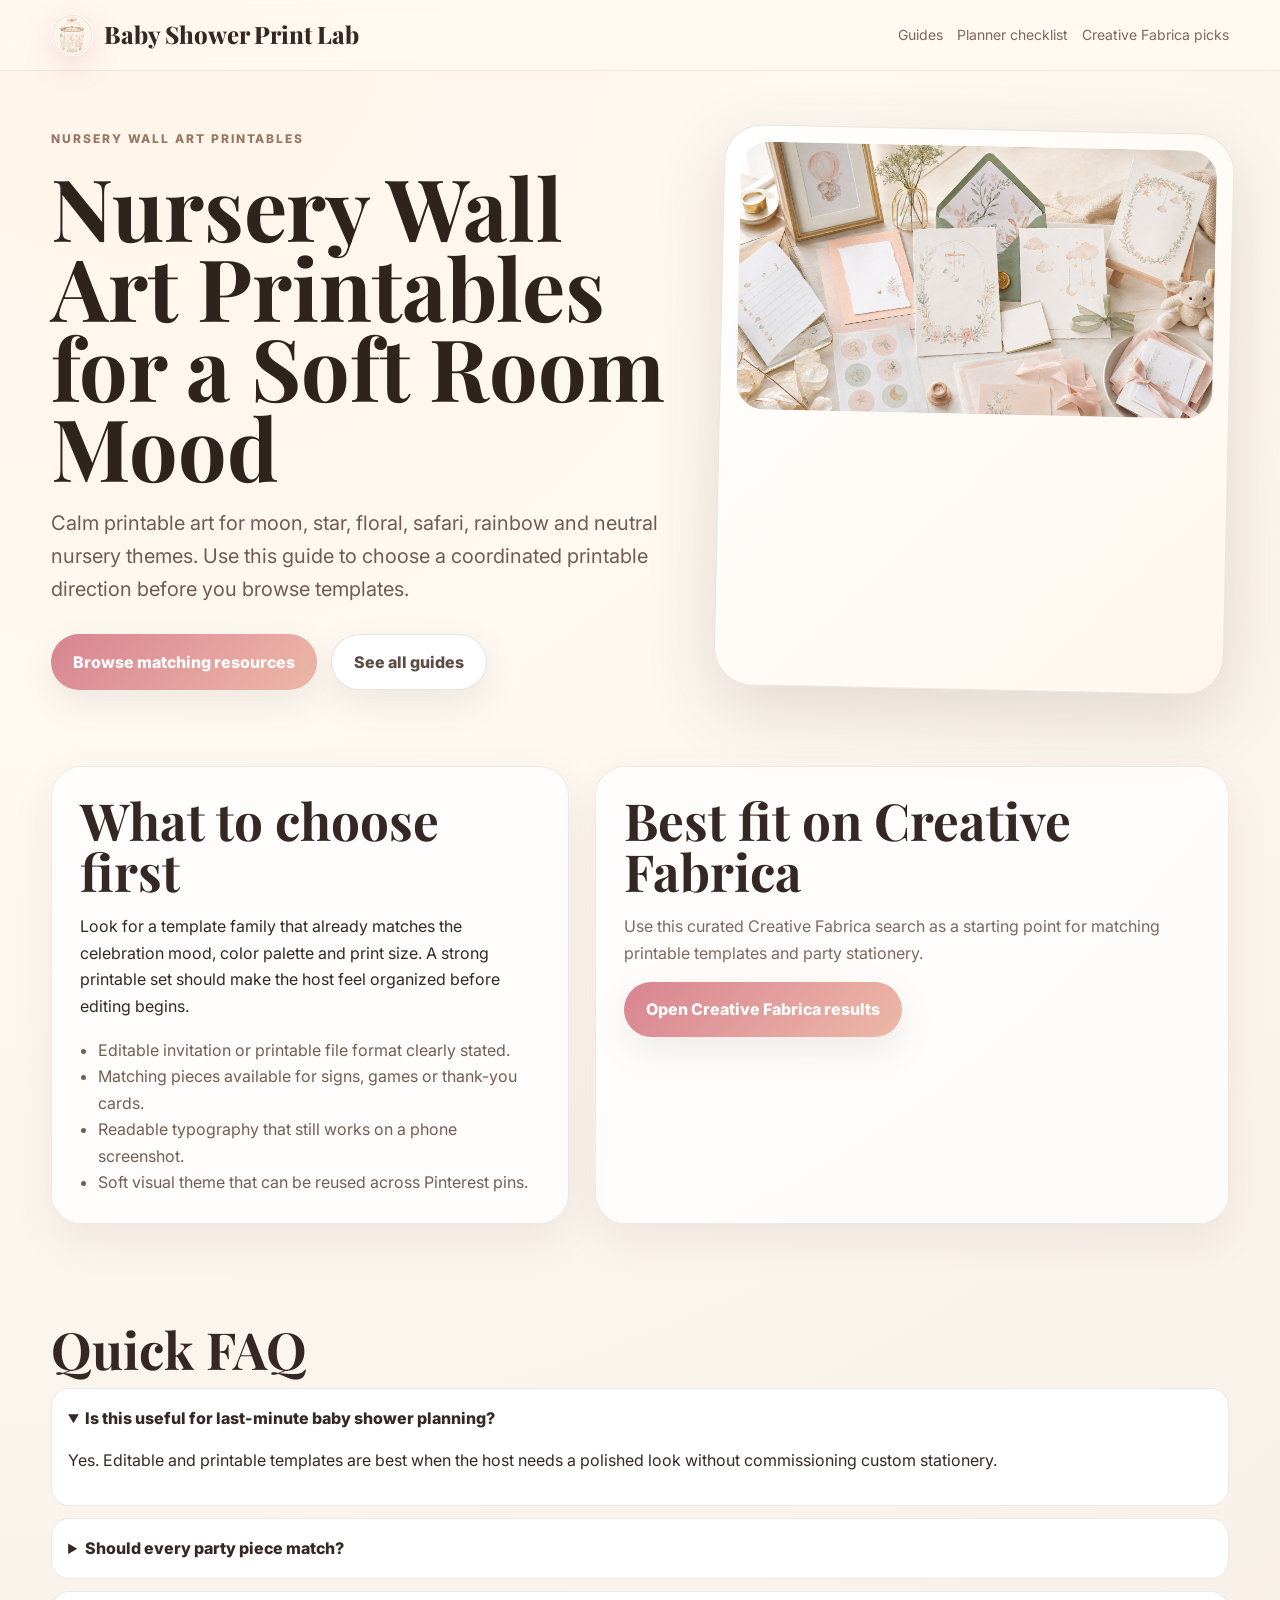
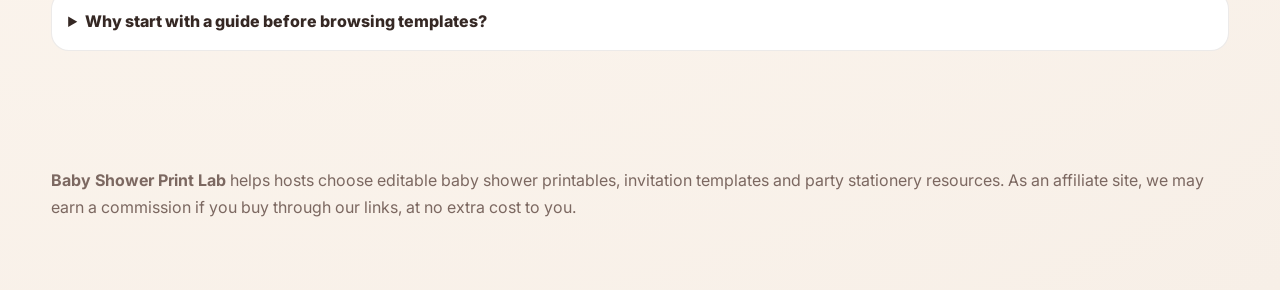
<file: nursery-wall-art-printables/index.html>
<!doctype html><html lang="en"><head><meta charset="utf-8"><meta name="viewport" content="width=device-width,initial-scale=1"><title>Nursery Wall Art Printables for a Soft Room Mood | Baby Shower Print Lab</title><meta name="description" content="Guide to nursery wall art printables with practical selection tips and printable resource ideas."><link rel="canonical" href="https://olegmat74.github.io/baby-shower-print-lab/nursery-wall-art-printables/"><meta property="og:title" content="Nursery Wall Art Printables for a Soft Room Mood | Baby Shower Print Lab"><meta property="og:description" content="Guide to nursery wall art printables with practical selection tips and printable resource ideas."><meta property="og:image" content="https://olegmat74.github.io/baby-shower-print-lab/assets/images/cover-editorial.png"><link rel="preconnect" href="https://fonts.googleapis.com"><link rel="preconnect" href="https://fonts.gstatic.com" crossorigin><link href="https://fonts.googleapis.com/css2?family=Inter:wght@400;600;700;800;900&family=Playfair+Display:wght@700;800;900&display=swap" rel="stylesheet"><link rel="stylesheet" href="https://olegmat74.github.io/baby-shower-print-lab/assets/style.css"><script type="application/ld+json">{"@context":"https://schema.org","@type":"WebSite","name":"Baby Shower Print Lab","url":"https://olegmat74.github.io/baby-shower-print-lab/"}</script></head><body><nav class="nav"><div class="wrap"><a class="brand" href="https://olegmat74.github.io/baby-shower-print-lab/"><img src="https://olegmat74.github.io/baby-shower-print-lab/assets/images/brand-mark.png" alt="Baby Shower Print Lab mark">Baby Shower Print Lab</a><div class="navlinks"><a href="https://olegmat74.github.io/baby-shower-print-lab/#guides">Guides</a><a href="https://olegmat74.github.io/baby-shower-print-lab/#checklist">Planner checklist</a><a href="https://olegmat74.github.io/baby-shower-print-lab/#resources">Creative Fabrica picks</a></div></div></nav><main><section class="page-hero"><div class="wrap page-grid"><div><div class="eyebrow">nursery wall art printables</div><h1 class="h1">Nursery Wall Art Printables for a Soft Room Mood</h1><p class="lead">Calm printable art for moon, star, floral, safari, rainbow and neutral nursery themes. Use this guide to choose a coordinated printable direction before you browse templates.</p><div class="cta-row"><a class="btn primary" rel="sponsored nofollow noopener" href="https://www.creativefabrica.com/search/ref/11046077/?query=nursery%20wall%20art">Browse matching resources</a><a class="btn secondary" href="https://olegmat74.github.io/baby-shower-print-lab/#guides">See all guides</a></div></div><a class="hero-card" rel="sponsored nofollow noopener" href="https://www.creativefabrica.com/search/ref/11046077/?query=nursery%20wall%20art"><img src="https://olegmat74.github.io/baby-shower-print-lab/assets/images/cover-editorial.png" alt="Baby shower printable stationery inspiration for nursery wall art printables"></a></div></section><section class="section"><div class="wrap split"><article class="panel"><h2>What to choose first</h2><p>Look for a template family that already matches the celebration mood, color palette and print size. A strong printable set should make the host feel organized before editing begins.</p><ul class="mini-list"><li>Editable invitation or printable file format clearly stated.</li><li>Matching pieces available for signs, games or thank-you cards.</li><li>Readable typography that still works on a phone screenshot.</li><li>Soft visual theme that can be reused across Pinterest pins.</li></ul></article><aside class="panel"><h2>Best fit on Creative Fabrica</h2><p class="muted">Use this curated Creative Fabrica search as a starting point for matching printable templates and party stationery.</p><a class="btn primary" rel="sponsored nofollow noopener" href="https://www.creativefabrica.com/search/ref/11046077/?query=nursery%20wall%20art">Open Creative Fabrica results</a></aside></div></section><section class="section faq"><div class="wrap"><h2>Quick FAQ</h2><details open><summary>Is this useful for last-minute baby shower planning?</summary><p>Yes. Editable and printable templates are best when the host needs a polished look without commissioning custom stationery.</p></details><details><summary>Should every party piece match?</summary><p>Matching is not mandatory, but coordinated invitation, games, signs and thank-you cards increase trust and visual polish for both Pinterest and party guests.</p></details><details><summary>Why start with a guide before browsing templates?</summary><p>The guide helps visitors choose the right template type first, then sends them to relevant Creative Fabrica results.</p></details></div></section>
</main><footer class="footer"><div class="wrap"><p><strong>Baby Shower Print Lab</strong> helps hosts choose editable baby shower printables, invitation templates and party stationery resources. As an affiliate site, we may earn a commission if you buy through our links, at no extra cost to you.</p></div></footer></body></html>
</file>
